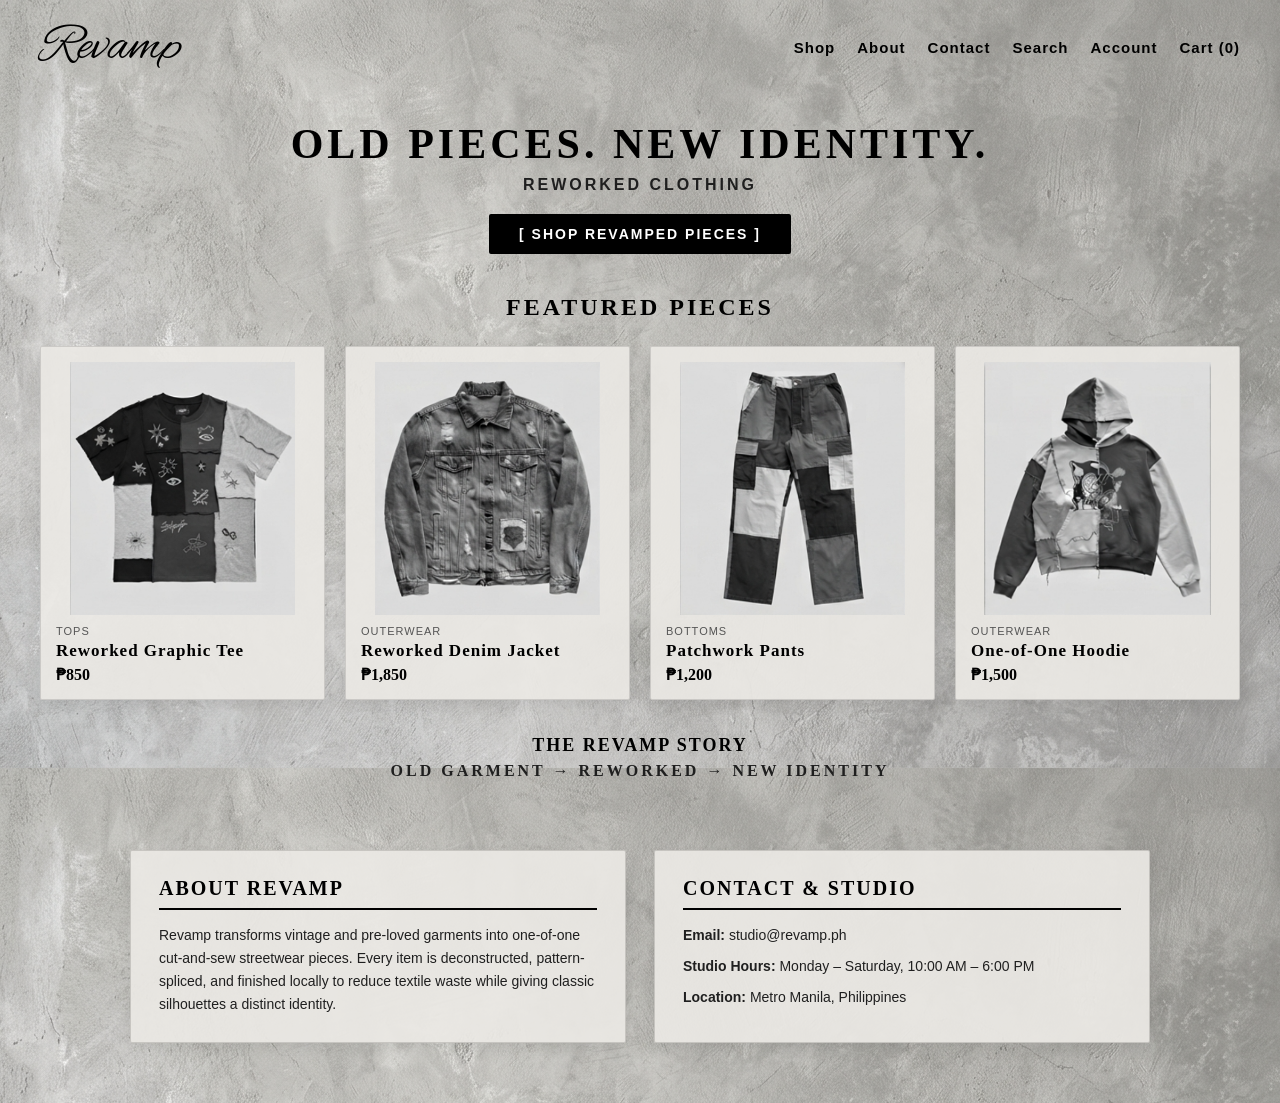
<file: Castro_AaronRey_Revamp_FinalProjectRepository-097022ee808824f7bf28b804d3c272eba4f689d1/Revamp/website/index.html>
<!DOCTYPE html>
<html lang="en">
<head>
    <meta charset="UTF-8">
    <meta name="viewport" content="width=device-width, initial-scale=1.0">
    <title>Revamp - Reworked Clothing</title>
    <link rel="preconnect" href="https://fonts.googleapis.com">
    <link rel="preconnect" href="https://fonts.gstatic.com" crossorigin>
    <link href="https://fonts.googleapis.com/css2?family=Alex+Brush&display=swap" rel="stylesheet">
    <link rel="stylesheet" href="css/style.css?v=3">
</head>
<body>

    <header class="site-header">
        <a href="index.html" class="site-logo">Revamp</a>
        <ul class="nav-links">
            <li><a href="shop.html">Shop</a></li>
            <li><a href="index.html#about">About</a></li>
            <li><a href="index.html#contact">Contact</a></li>
            <li><a href="#" data-search-trigger>Search</a></li>
            <li><a href="account.html">Account</a></li>
            <li><a href="cart.html" id="cartNavCount">Cart (0)</a></li>
        </ul>
    </header>

    <section class="hero">
        <h1>OLD PIECES. NEW IDENTITY.</h1>
        <p>REWORKED CLOTHING</p>
        <a href="shop.html" class="shop-btn">[ SHOP REVAMPED PIECES ]</a>
    </section>

    <section class="featured-section">
        <h2 class="featured-title">FEATURED PIECES</h2>
        <div id="featuredGrid" class="products-grid"></div>

        <div class="revamp-story">
            <h3>THE REVAMP STORY</h3>
            <p>OLD GARMENT &rarr; REWORKED &rarr; NEW IDENTITY</p>
        </div>
    </section>

    <section class="info-section-grid" style="max-width: 1100px; margin: 30px auto 60px; padding: 0 40px; display: grid; grid-template-columns: repeat(auto-fit, minmax(300px, 1fr)); gap: 28px;">
        <div class="info-card" id="about" style="background: rgba(235, 233, 228, 0.92); border: 1px solid rgba(0, 0, 0, 0.14); box-shadow: 0 6px 14px rgba(0, 0, 0, 0.08); padding: 26px 28px; border-radius: 2px;">
            <h2 style="font-family: 'Times New Roman', serif; font-size: 20px; letter-spacing: 2px; text-transform: uppercase; margin-bottom: 14px; border-bottom: 2px solid #000000; padding-bottom: 8px; color: #000000;">About Revamp</h2>
            <p style="font-size: 14px; line-height: 1.65; color: #1f1f1f; margin-bottom: 0;">Revamp transforms vintage and pre-loved garments into one-of-one cut-and-sew streetwear pieces. Every item is deconstructed, pattern-spliced, and finished locally to reduce textile waste while giving classic silhouettes a distinct identity.</p>
        </div>
        <div class="info-card" id="contact" style="background: rgba(235, 233, 228, 0.92); border: 1px solid rgba(0, 0, 0, 0.14); box-shadow: 0 6px 14px rgba(0, 0, 0, 0.08); padding: 26px 28px; border-radius: 2px;">
            <h2 style="font-family: 'Times New Roman', serif; font-size: 20px; letter-spacing: 2px; text-transform: uppercase; margin-bottom: 14px; border-bottom: 2px solid #000000; padding-bottom: 8px; color: #000000;">Contact &amp; Studio</h2>
            <p style="font-size: 14px; line-height: 1.65; color: #1f1f1f; margin-bottom: 8px;"><strong>Email:</strong> studio@revamp.ph</p>
            <p style="font-size: 14px; line-height: 1.65; color: #1f1f1f; margin-bottom: 8px;"><strong>Studio Hours:</strong> Monday – Saturday, 10:00 AM – 6:00 PM</p>
            <p style="font-size: 14px; line-height: 1.65; color: #1f1f1f; margin-bottom: 0;"><strong>Location:</strong> Metro Manila, Philippines</p>
        </div>
    </section>

    <script src="js/main.js?v=3"></script>
</body>
</html>
</file>
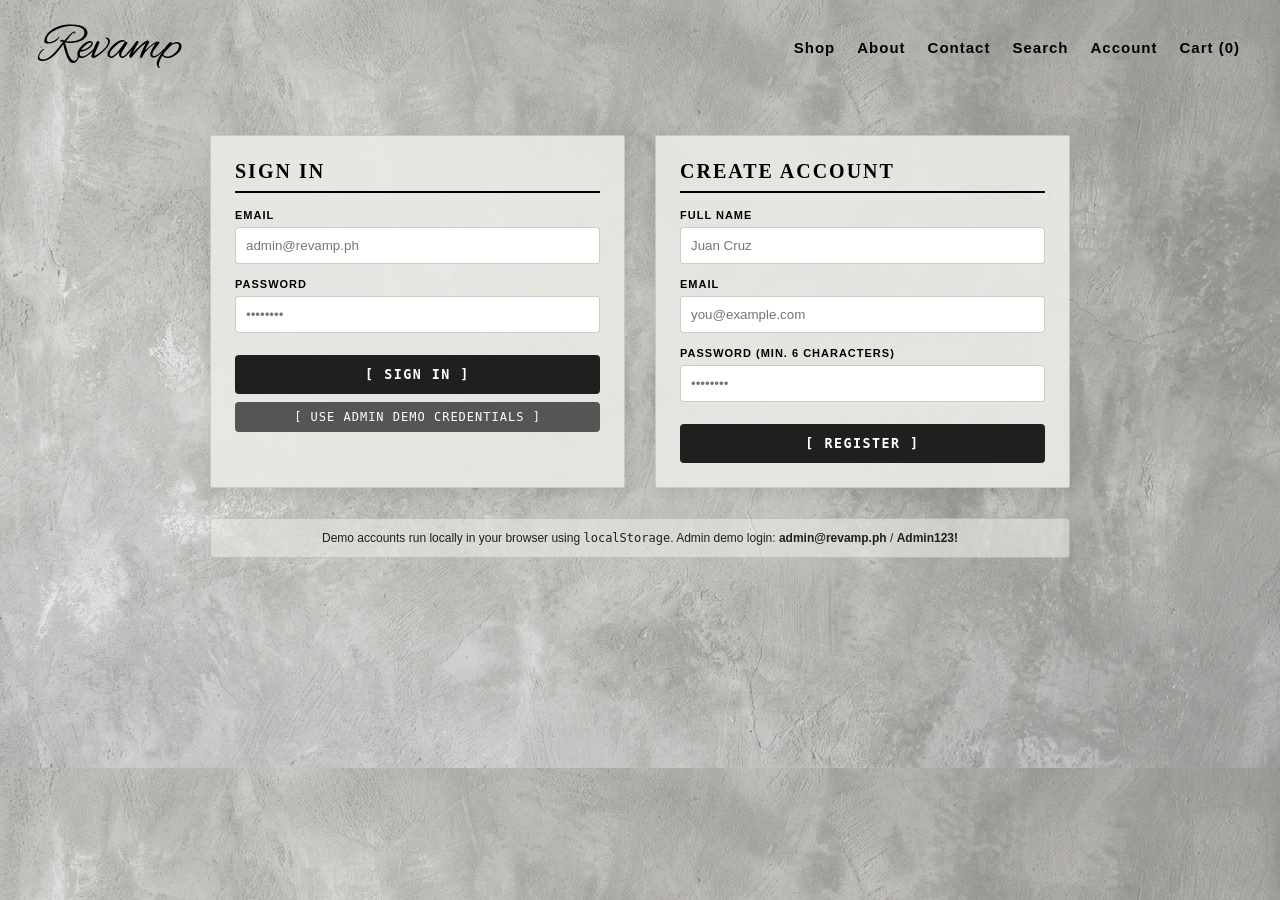
<file: Castro_AaronRey_Revamp_FinalProjectRepository-097022ee808824f7bf28b804d3c272eba4f689d1/Revamp/website/account.html>
<!DOCTYPE html>
<html lang="en">
<head>
    <meta charset="UTF-8">
    <meta name="viewport" content="width=device-width, initial-scale=1.0">
    <title>Account - Revamp</title>
    <link rel="preconnect" href="https://fonts.googleapis.com">
    <link rel="preconnect" href="https://fonts.gstatic.com" crossorigin>
    <link href="https://fonts.googleapis.com/css2?family=Alex+Brush&display=swap" rel="stylesheet">
    <link rel="stylesheet" href="css/style.css?v=3">
</head>
<body>

    <header class="site-header">
        <a href="index.html" class="site-logo">Revamp</a>
        <ul class="nav-links">
            <li><a href="shop.html">Shop</a></li>
            <li><a href="index.html#about">About</a></li>
            <li><a href="index.html#contact">Contact</a></li>
            <li><a href="#" data-search-trigger>Search</a></li>
            <li><a href="account.html">Account</a></li>
            <li><a href="cart.html" id="cartNavCount">Cart (0)</a></li>
        </ul>
    </header>

    <main id="accountMainContainer" class="auth-grid">
        <div class="auth-box">
            <h1 class="auth-title">Sign In</h1>
            <form id="loginForm">
                <div class="auth-form-group">
                    <label for="loginEmail">Email</label>
                    <input type="email" id="loginEmail" name="email" required placeholder="admin@revamp.ph">
                </div>
                <div class="auth-form-group">
                    <label for="loginPassword">Password</label>
                    <input type="password" id="loginPassword" name="password" required placeholder="••••••••">
                </div>
                <button type="submit" class="btn-action">[ SIGN IN ]</button>
                <button type="button" id="fillAdminBtn" class="btn-secondary" style="width: 100%; margin-top: 8px;">[ USE ADMIN DEMO CREDENTIALS ]</button>
            </form>
        </div>

        <div class="auth-box">
            <h2 class="auth-title">Create Account</h2>
            <form id="registerForm">
                <div class="auth-form-group">
                    <label for="regName">Full Name</label>
                    <input type="text" id="regName" name="name" required placeholder="Juan Cruz">
                </div>
                <div class="auth-form-group">
                    <label for="regEmail">Email</label>
                    <input type="email" id="regEmail" name="email" required placeholder="you@example.com">
                </div>
                <div class="auth-form-group">
                    <label for="regPassword">Password (min. 6 characters)</label>
                    <input type="password" id="regPassword" name="password" minlength="6" required placeholder="••••••••">
                </div>
                <button type="submit" class="btn-action">[ REGISTER ]</button>
            </form>
        </div>

        <div class="security-notice">
            Demo accounts run locally in your browser using <code>localStorage</code>. Admin demo login: <strong>admin@revamp.ph</strong> / <strong>Admin123!</strong>
        </div>
    </main>

    <script src="js/main.js?v=3"></script>
    <script>
        document.addEventListener('DOMContentLoaded', () => {
            const fillAdminBtn = document.getElementById('fillAdminBtn');
            if (fillAdminBtn) {
                fillAdminBtn.addEventListener('click', () => {
                    const emailInput = document.getElementById('loginEmail');
                    const passInput = document.getElementById('loginPassword');
                    if (emailInput) emailInput.value = 'admin@revamp.ph';
                    if (passInput) passInput.value = 'Admin123!';
                });
            }
        });
    </script>
</body>
</html>
</file>
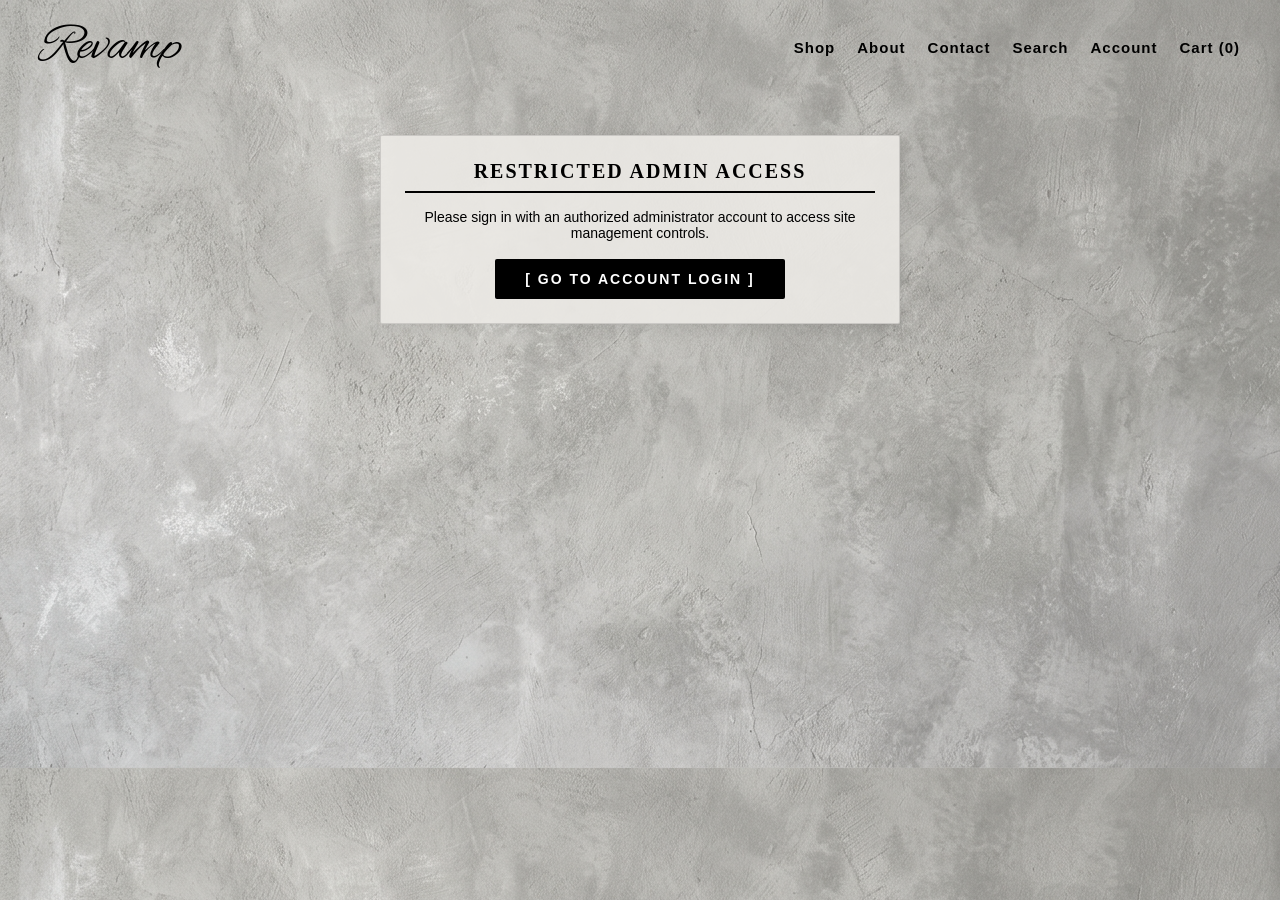
<file: Castro_AaronRey_Revamp_FinalProjectRepository-097022ee808824f7bf28b804d3c272eba4f689d1/Revamp/website/admin.html>
<!DOCTYPE html>
<html lang="en">
<head>
    <meta charset="UTF-8">
    <meta name="viewport" content="width=device-width, initial-scale=1.0">
    <title>Admin - Revamp</title>
    <link rel="preconnect" href="https://fonts.googleapis.com">
    <link rel="preconnect" href="https://fonts.gstatic.com" crossorigin>
    <link href="https://fonts.googleapis.com/css2?family=Alex+Brush&display=swap" rel="stylesheet">
    <link rel="stylesheet" href="css/style.css?v=3">
</head>
<body>

    <header class="site-header">
        <a href="index.html" class="site-logo">Revamp</a>
        <ul class="nav-links">
            <li><a href="shop.html">Shop</a></li>
            <li><a href="index.html#about">About</a></li>
            <li><a href="index.html#contact">Contact</a></li>
            <li><a href="#" data-search-trigger>Search</a></li>
            <li><a href="account.html">Account</a></li>
            <li><a href="cart.html" id="cartNavCount">Cart (0)</a></li>
        </ul>
    </header>

    <main id="adminDashboardRoot" class="admin-container"></main>

    <script src="js/main.js?v=3"></script>
</body>
</html>
</file>
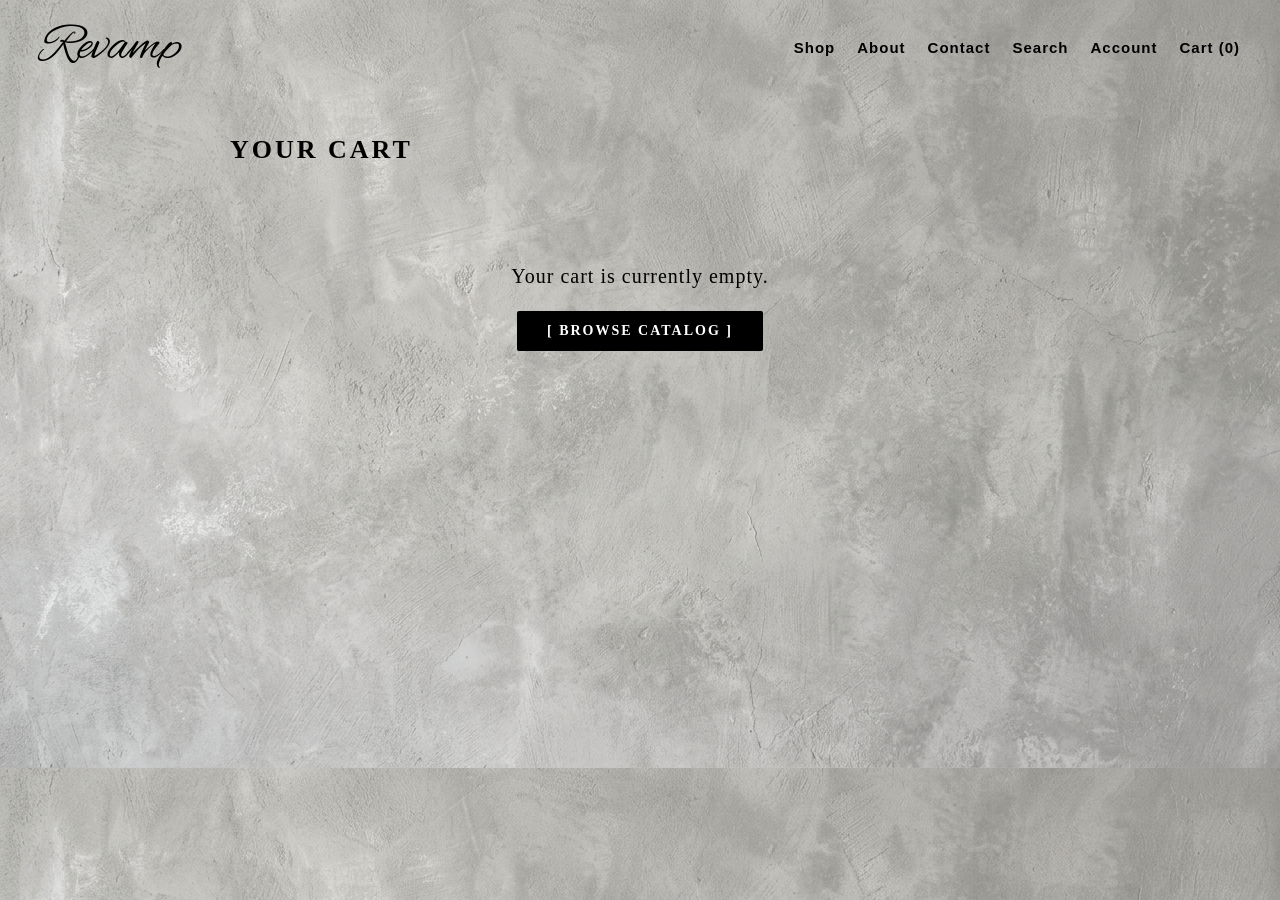
<file: Castro_AaronRey_Revamp_FinalProjectRepository-097022ee808824f7bf28b804d3c272eba4f689d1/Revamp/website/cart.html>
<!DOCTYPE html>
<html lang="en">
<head>
    <meta charset="UTF-8">
    <meta name="viewport" content="width=device-width, initial-scale=1.0">
    <title>Your Cart - Revamp</title>
    <link rel="preconnect" href="https://fonts.googleapis.com">
    <link rel="preconnect" href="https://fonts.gstatic.com" crossorigin>
    <link href="https://fonts.googleapis.com/css2?family=Alex+Brush&display=swap" rel="stylesheet">
    <link rel="stylesheet" href="css/style.css">
</head>
<body>

    <header class="site-header">
        <a href="index.html" class="site-logo">Revamp</a>
        <ul class="nav-links">
            <li><a href="shop.html">Shop</a></li>
            <li><a href="index.html#about">About</a></li>
            <li><a href="index.html#contact">Contact</a></li>
            <li><a href="#" data-search-trigger>Search</a></li>
            <li><a href="account.html">Account</a></li>
            <li><a href="cart.html" id="cartNavCount">Cart (0)</a></li>
        </ul>
    </header>

    <main class="cart-container">
        <h1 class="cart-title">YOUR CART</h1>
        
        <div id="cartItemsList" class="cart-items-list"></div>

        <div class="cart-summary" id="cartSummary">
            <div class="cart-subtotal" id="cartSubtotal">SUBTOTAL: ₱0</div>
            <button class="checkout-btn" onclick="window.location.href='shipping.html'">[ PROCEED TO SHIPPING ]</button>
        </div>
    </main>

    <script src="js/main.js"></script>
</body>
</html>
</file>
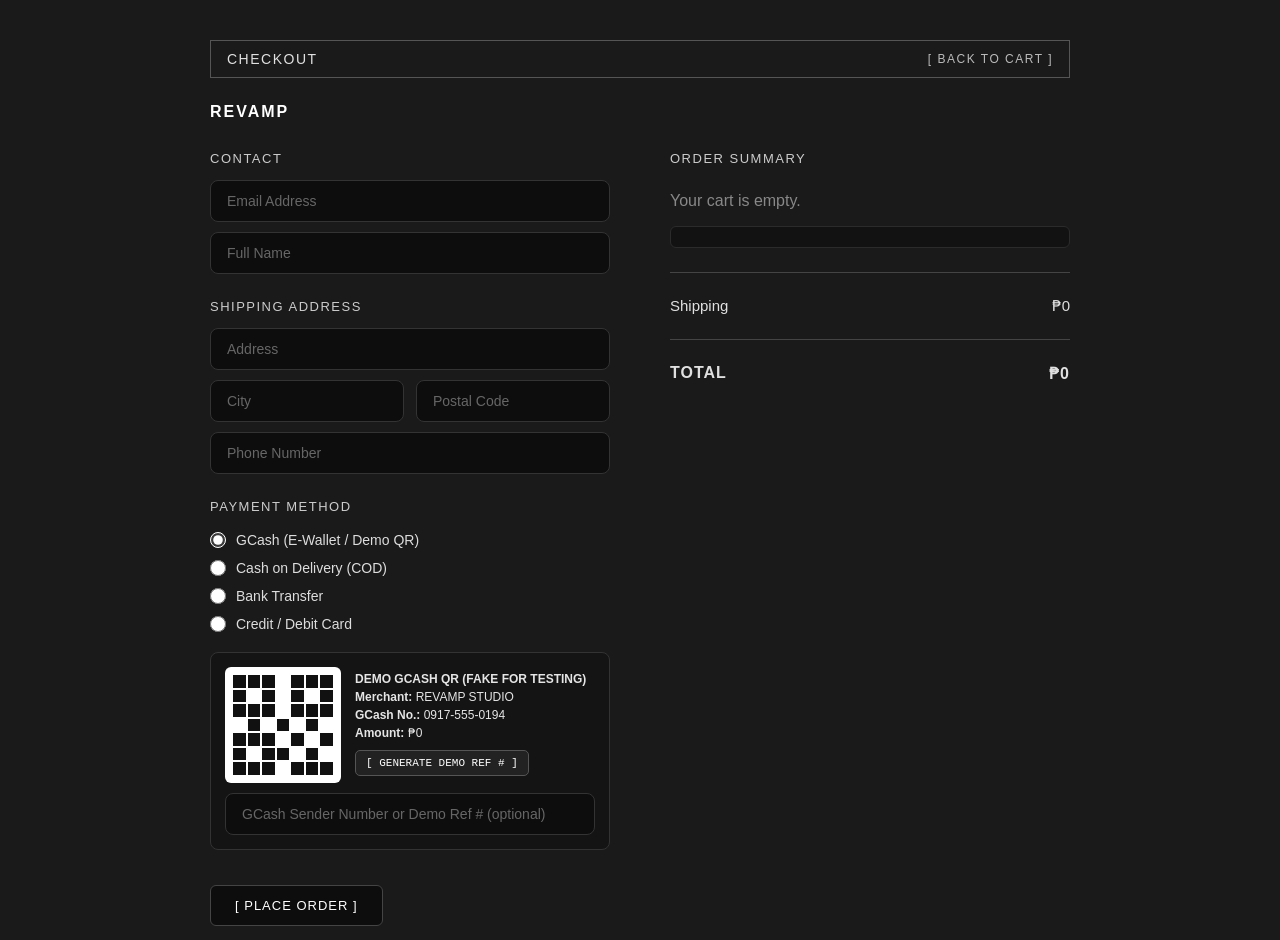
<file: Castro_AaronRey_Revamp_FinalProjectRepository-097022ee808824f7bf28b804d3c272eba4f689d1/Revamp/website/checkout.html>
<!DOCTYPE html>
<html lang="en">
<head>
    <meta charset="UTF-8">
    <meta name="viewport" content="width=device-width, initial-scale=1.0">
    <title>Checkout - Revamp</title>
    <link rel="preconnect" href="https://fonts.googleapis.com">
    <link rel="preconnect" href="https://fonts.gstatic.com" crossorigin>
    <link href="https://fonts.googleapis.com/css2?family=Alex+Brush&display=swap" rel="stylesheet">
    <link rel="stylesheet" href="css/style.css?v=3">
    <style>
        .gcash-qr-card {
            margin-top: 10px;
            padding: 14px;
            background: #141414;
            border: 1px solid #333;
            border-radius: 8px;
            color: #e5e5e5;
        }
        .gcash-qr-layout {
            display: flex;
            gap: 14px;
            align-items: center;
            flex-wrap: wrap;
        }
        .gcash-qr-box {
            width: 116px;
            height: 116px;
            background: #ffffff;
            padding: 8px;
            border-radius: 6px;
            display: grid;
            grid-template-columns: repeat(7, 1fr);
            grid-template-rows: repeat(7, 1fr);
            gap: 2px;
            flex-shrink: 0;
        }
        .gcash-qr-cell {
            background: #ffffff;
        }
        .gcash-qr-cell.on {
            background: #111111;
        }
        .gcash-qr-meta {
            flex: 1;
            min-width: 180px;
            font-size: 12px;
            line-height: 1.5;
        }
        .gcash-demo-btn {
            margin-top: 8px;
            background: #222;
            color: #fff;
            border: 1px solid #555;
            padding: 6px 10px;
            border-radius: 5px;
            font-size: 11px;
            font-family: monospace;
            cursor: pointer;
        }
        .gcash-demo-btn:hover {
            background: #333;
        }
    </style>
</head>
<body class="checkout-body">

    <div class="checkout-wrapper">
        <div class="checkout-top-header">
            <span>CHECKOUT</span>
            <a href="cart.html">[ BACK TO CART ]</a>
        </div>

        <div class="checkout-brand">REVAMP</div>

        <div class="checkout-grid">
            <form id="checkoutForm" class="checkout-form-col">
                <div class="form-group">
                    <div class="form-section-title">CONTACT</div>
                    <input type="email" class="dark-input" placeholder="Email Address" required>
                    <input type="text" class="dark-input" placeholder="Full Name" required>
                </div>

                <div class="form-group">
                    <div class="form-section-title">SHIPPING ADDRESS</div>
                    <input type="text" class="dark-input" placeholder="Address" required>
                    <div class="input-row">
                        <input type="text" class="dark-input" placeholder="City" required>
                        <input type="text" class="dark-input" placeholder="Postal Code" required>
                    </div>
                    <input type="tel" class="dark-input" placeholder="Phone Number" required>
                </div>

                <div class="form-group">
                    <div class="form-section-title">PAYMENT METHOD</div>
                    <div class="payment-options">
                        <label class="radio-label">
                            <input type="radio" name="payment" value="GCash" checked>
                            <span>GCash (E-Wallet / Demo QR)</span>
                        </label>
                        <label class="radio-label">
                            <input type="radio" name="payment" value="Cash on Delivery">
                            <span>Cash on Delivery (COD)</span>
                        </label>
                        <label class="radio-label">
                            <input type="radio" name="payment" value="Bank Transfer">
                            <span>Bank Transfer</span>
                        </label>
                        <label class="radio-label">
                            <input type="radio" name="payment" value="Card">
                            <span>Credit / Debit Card</span>
                        </label>
                    </div>

                    <div id="gcashDetailsBox" class="gcash-qr-card">
                        <div class="gcash-qr-layout">
                            <div id="demoGcashQr" class="gcash-qr-box" aria-label="Demo GCash QR Code"></div>
                            <div class="gcash-qr-meta">
                                <div><strong>DEMO GCASH QR (FAKE FOR TESTING)</strong></div>
                                <div><strong>Merchant:</strong> REVAMP STUDIO</div>
                                <div><strong>GCash No.:</strong> 0917-555-0194</div>
                                <div><strong>Amount:</strong> <span id="gcashQrAmount">₱0</span></div>
                                <button type="button" id="simulateGcashPaidBtn" class="gcash-demo-btn">[ GENERATE DEMO REF # ]</button>
                                <div id="gcashDemoStatus" style="margin-top: 4px; color: #9be7a5;"></div>
                            </div>
                        </div>
                        <input type="text" id="gcashRefInput" class="dark-input" placeholder="GCash Sender Number or Demo Ref # (optional)" style="margin-top: 10px;">
                    </div>
                </div>

                <button type="submit" class="place-order-btn">[ PLACE ORDER ]</button>
            </form>

            <div class="checkout-summary-col">
                <div class="summary-title">ORDER SUMMARY</div>
                <div id="checkoutSummaryList" class="summary-items"></div>

                <div id="checkoutShippingMethod" class="summary-note"></div>
                <div id="checkoutShippingNote" class="summary-note" style="display: none;"></div>

                <hr class="summary-divider">

                <div class="summary-row">
                    <span>Shipping</span>
                    <span id="checkoutShipping">₱0</span>
                </div>

                <hr class="summary-divider">

                <div class="summary-row total-row">
                    <span>TOTAL</span>
                    <span id="checkoutTotal">₱0</span>
                </div>
            </div>
        </div>
    </div>

    <script src="js/main.js?v=3"></script>
    <script>
        document.addEventListener('DOMContentLoaded', () => {
            const qrContainer = document.getElementById('demoGcashQr');
            const pattern = [
                '1110111',
                '1010101',
                '1110111',
                '0101010',
                '1110101',
                '1011010',
                '1110111'
            ];
            if (qrContainer) {
                qrContainer.innerHTML = pattern.flatMap(row =>
                    row.split('').map(cell =>
                        `<span class="gcash-qr-cell ${cell === '1' ? 'on' : ''}"></span>`
                    )
                ).join('');
            }

            const syncQrAmount = () => {
                const totalText = document.getElementById('checkoutTotal');
                const qrAmount = document.getElementById('gcashQrAmount');
                if (totalText && qrAmount) {
                    qrAmount.textContent = totalText.textContent || '₱0';
                }
            };
            setTimeout(syncQrAmount, 50);

            const paymentRadios = document.querySelectorAll('input[name="payment"]');
            const gcashBox = document.getElementById('gcashDetailsBox');
            const toggleGcashBox = () => {
                const selected = document.querySelector('input[name="payment"]:checked');
                if (gcashBox) {
                    gcashBox.style.display = selected && selected.value === 'GCash' ? 'block' : 'none';
                }
                syncQrAmount();
            };
            paymentRadios.forEach(r => r.addEventListener('change', toggleGcashBox));
            toggleGcashBox();

            const genRefBtn = document.getElementById('simulateGcashPaidBtn');
            const refInput = document.getElementById('gcashRefInput');
            const statusEl = document.getElementById('gcashDemoStatus');
            if (genRefBtn && refInput) {
                genRefBtn.addEventListener('click', () => {
                    const fakeRef = 'GCASH-DEMO-' + Math.floor(100000 + Math.random() * 900000);
                    refInput.value = fakeRef;
                    if (statusEl) {
                        statusEl.textContent = `Demo reference ${fakeRef} filled.`;
                    }
                });
            }
        });
    </script>
</body>
</html>
</file>
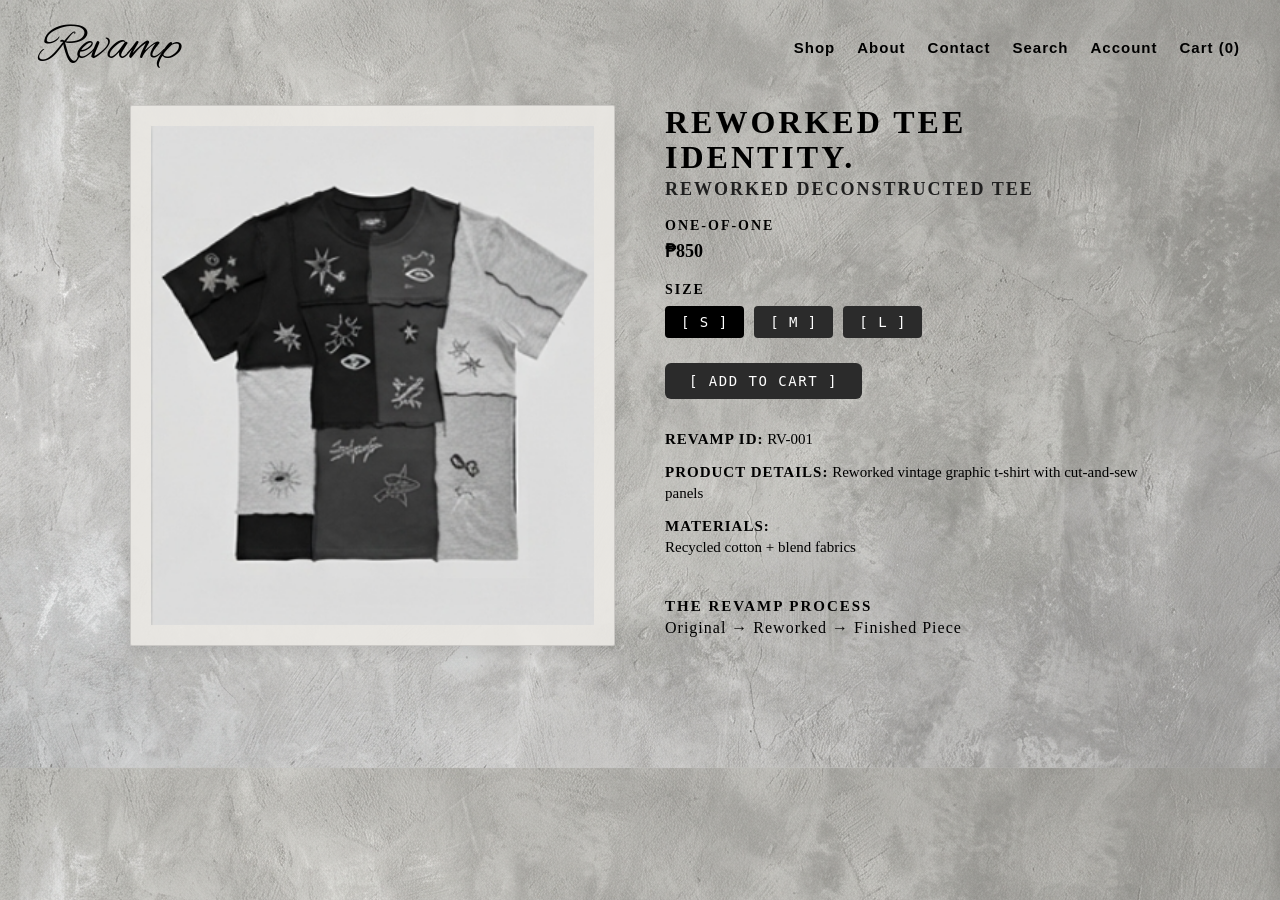
<file: Castro_AaronRey_Revamp_FinalProjectRepository-097022ee808824f7bf28b804d3c272eba4f689d1/Revamp/website/product.html>
<!DOCTYPE html>
<html lang="en">
<head>
    <meta charset="UTF-8">
    <meta name="viewport" content="width=device-width, initial-scale=1.0">
    <title>Product Details - Revamp</title>
    <link rel="preconnect" href="https://fonts.googleapis.com">
    <link rel="preconnect" href="https://fonts.gstatic.com" crossorigin>
    <link href="https://fonts.googleapis.com/css2?family=Alex+Brush&display=swap" rel="stylesheet">
    <link rel="stylesheet" href="css/style.css">
</head>
<body>

    <header class="site-header">
        <a href="index.html" class="site-logo">Revamp</a>
        <ul class="nav-links">
            <li><a href="shop.html">Shop</a></li>
            <li><a href="index.html#about">About</a></li>
            <li><a href="index.html#contact">Contact</a></li>
            <li><a href="#" data-search-trigger>Search</a></li>
            <li><a href="account.html">Account</a></li>
            <li><a href="cart.html" id="cartNavCount">Cart (0)</a></li>
        </ul>
    </header>

    <main class="product-detail-container" id="productDetailContainer">
    </main>

    <script src="js/main.js"></script>
</body>
</html>
</file>
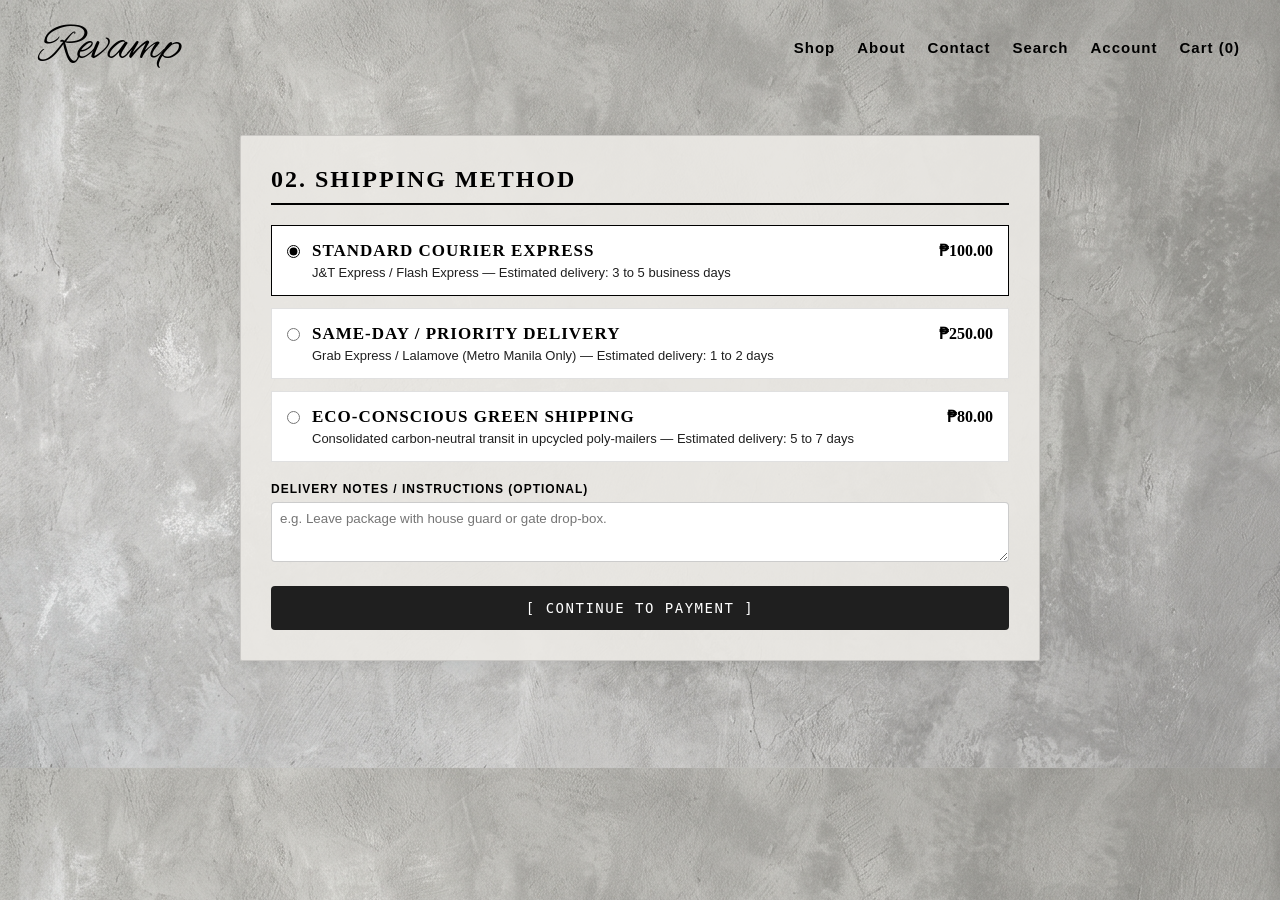
<file: Castro_AaronRey_Revamp_FinalProjectRepository-097022ee808824f7bf28b804d3c272eba4f689d1/Revamp/website/shipping.html>
<!DOCTYPE html>
<html lang="en">
<head>
  <meta charset="UTF-8">
  <meta name="viewport" content="width=device-width, initial-scale=1.0">
  <title>Shipping Method - Revamp</title>
  <link rel="preconnect" href="https://fonts.googleapis.com">
  <link rel="preconnect" href="https://fonts.gstatic.com" crossorigin>
  <link href="https://fonts.googleapis.com/css2?family=Alex+Brush&display=swap" rel="stylesheet">
  <link rel="stylesheet" href="css/style.css">
</head>
<body>

    <header class="site-header">
        <a href="index.html" class="site-logo">Revamp</a>
        <ul class="nav-links">
            <li><a href="shop.html">Shop</a></li>
            <li><a href="index.html#about">About</a></li>
            <li><a href="index.html#contact">Contact</a></li>
            <li><a href="#" data-search-trigger>Search</a></li>
            <li><a href="account.html">Account</a></li>
            <li><a href="cart.html" id="cartNavCount">Cart (0)</a></li>
        </ul>
    </header>

  <main class="shipping-container">
    <h1 class="shipping-page-title">02. Shipping Method</h1>
    
    <form id="shippingForm">
      <label class="shipping-option active">
        <input type="radio" name="shipping" value="standard" checked>
        <div class="shipping-details">
          <div class="shipping-title">Standard Courier Express</div>
          <div class="shipping-desc">J&T Express / Flash Express — Estimated delivery: 3 to 5 business days</div>
        </div>
        <div class="shipping-price">₱100.00</div>
      </label>

      <label class="shipping-option">
        <input type="radio" name="shipping" value="express">
        <div class="shipping-details">
          <div class="shipping-title">Same-Day / Priority Delivery</div>
          <div class="shipping-desc">Grab Express / Lalamove (Metro Manila Only) — Estimated delivery: 1 to 2 days</div>
        </div>
        <div class="shipping-price">₱250.00</div>
      </label>

      <label class="shipping-option">
        <input type="radio" name="shipping" value="eco">
        <div class="shipping-details">
          <div class="shipping-title">Eco-Conscious Green Shipping</div>
          <div class="shipping-desc">Consolidated carbon-neutral transit in upcycled poly-mailers — Estimated delivery: 5 to 7 days</div>
        </div>
        <div class="shipping-price">₱80.00</div>
      </label>

      <div class="shipping-notes-wrap">
        <label class="shipping-notes-label">Delivery Notes / Instructions (Optional)</label>
        <textarea id="shippingNotes" class="shipping-notes-textarea" placeholder="e.g. Leave package with house guard or gate drop-box."></textarea>
      </div>

      <button type="submit" class="btn-submit">[ CONTINUE TO PAYMENT ]</button>
    </form>
  </main>

  <script src="js/main.js"></script>
</body>
</html>
</file>
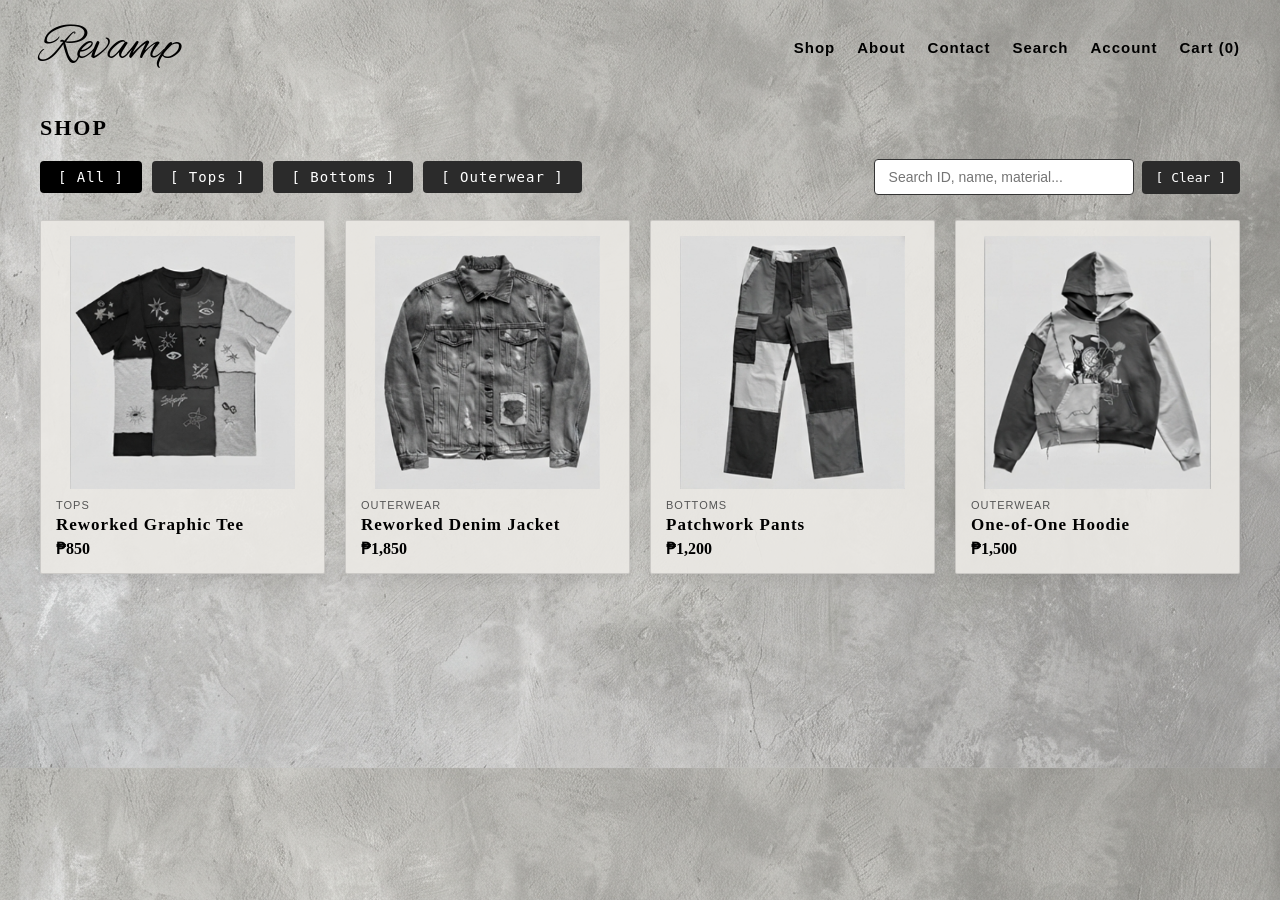
<file: Castro_AaronRey_Revamp_FinalProjectRepository-097022ee808824f7bf28b804d3c272eba4f689d1/Revamp/website/shop.html>
<!DOCTYPE html>
<html lang="en">
<head>
    <meta charset="UTF-8">
    <meta name="viewport" content="width=device-width, initial-scale=1.0">
    <title>Shop - Revamp</title>
    <link rel="preconnect" href="https://fonts.googleapis.com">
    <link rel="preconnect" href="https://fonts.gstatic.com" crossorigin>
    <link href="https://fonts.googleapis.com/css2?family=Alex+Brush&display=swap" rel="stylesheet">
    <link rel="stylesheet" href="css/style.css?v=2">
</head>
<body>

    <header class="site-header">
        <a href="index.html" class="site-logo">Revamp</a>
        <ul class="nav-links">
            <li><a href="shop.html">Shop</a></li>
            <li><a href="index.html#about">About</a></li>
            <li><a href="index.html#contact">Contact</a></li>
            <li><a href="#" data-search-trigger>Search</a></li>
            <li><a href="account.html">Account</a></li>
            <li><a href="cart.html" id="cartNavCount">Cart (0)</a></li>
        </ul>
    </header>

    <main class="shop-container">
        <h1 class="shop-title">SHOP</h1>

        <div class="shop-controls-row" style="display:flex; justify-content:space-between; align-items:center; flex-wrap:wrap; gap:12px; margin-bottom:25px;">
            <div class="category-filters" style="margin-bottom:0;">
                <button class="filter-btn active" data-category="All">[ All ]</button>
                <button class="filter-btn" data-category="Tops">[ Tops ]</button>
                <button class="filter-btn" data-category="Bottoms">[ Bottoms ]</button>
                <button class="filter-btn" data-category="Outerwear">[ Outerwear ]</button>
            </div>

            <div style="display:flex; gap:8px; align-items:center;">
                <input
                    type="text"
                    id="shopSearchInput"
                    placeholder="Search ID, name, material..."
                    style="background:#ffffff; color:#000000; border:1px solid #333333; border-radius:4px; padding:9px 14px; font-family:'Inter',sans-serif; font-size:14px; width:260px;"
                >
                <button
                    type="button"
                    id="clearSearchBtn"
                    style="background:#2b2b2b; color:#ffffff; border:none; padding:9px 14px; font-family:monospace; font-size:13px; border-radius:4px; cursor:pointer;"
                >[ Clear ]</button>
            </div>
        </div>

        <div id="shopGrid" class="products-grid"></div>
    </main>

    <script src="js/main.js?v=2"></script>
</body>
</html>
</file>
<file: Castro_AaronRey_Revamp_FinalProjectRepository-097022ee808824f7bf28b804d3c272eba4f689d1/Revamp/website/css/style.css>
:root {
    --color-black: #000000;
    --color-dark-gray: #1f1f1f;
    --color-bg-textured: #dedcd8;
    --color-card-bg: rgba(235, 233, 228, 0.92);
    --color-white: #ffffff;
    --font-logo: 'Alex Brush', cursive;
    --font-heading: 'Times New Roman', serif;
    --font-body: 'Inter', sans-serif;
}

* {
    box-sizing: border-box;
    margin: 0;
    padding: 0;
}

body {
    background-color: var(--color-bg-textured);
    background-image: linear-gradient(rgba(240, 238, 234, 0.45), rgba(240, 238, 234, 0.45)), url('../images/bg-texture.jpg');
    background-repeat: repeat;
    background-position: center top;
    color: var(--color-black);
    font-family: var(--font-body);
    min-height: 100vh;
}

.site-header {
    display: flex;
    justify-content: space-between;
    align-items: center;
    padding: 15px 40px;
    flex-wrap: wrap;
    gap: 15px;
}

.site-logo {
    font-family: var(--font-logo);
    font-size: 52px;
    text-decoration: none;
    color: var(--color-black);
    font-weight: normal;
}

.nav-links {
    display: flex;
    gap: 22px;
    list-style: none;
    align-items: center;
    flex-wrap: wrap;
}

.nav-links a {
    text-decoration: none;
    color: var(--color-black);
    font-size: 15px;
    font-weight: 600;
    letter-spacing: 1px;
    transition: opacity 0.2s;
}

.nav-links a:hover {
    opacity: 0.65;
}

.search-bar-drawer {
    display: none;
    background: var(--color-card-bg);
    border-top: 1px solid rgba(0, 0, 0, 0.12);
    border-bottom: 1px solid rgba(0, 0, 0, 0.12);
    padding: 15px 40px;
}

.search-bar-drawer.open {
    display: block;
}

.search-bar-inner {
    max-width: 900px;
    margin: 0 auto;
    display: flex;
    gap: 10px;
}

.search-bar-inner input {
    flex: 1;
    padding: 10px 14px;
    border: 1px solid rgba(0, 0, 0, 0.25);
    background: var(--color-white);
    font-family: var(--font-body);
    font-size: 14px;
    border-radius: 4px;
}

.search-bar-inner button {
    background: var(--color-dark-gray);
    color: var(--color-white);
    border: none;
    padding: 10px 20px;
    font-family: monospace;
    letter-spacing: 1px;
    cursor: pointer;
    border-radius: 4px;
}

.hero {
    text-align: center;
    padding: 25px 20px 20px;
}

.hero h1 {
    font-family: var(--font-heading);
    font-size: 42px;
    font-weight: 700;
    letter-spacing: 4px;
    text-transform: uppercase;
    margin-bottom: 8px;
    color: var(--color-black);
}

.hero p {
    font-size: 16px;
    font-weight: 700;
    letter-spacing: 3px;
    color: var(--color-dark-gray);
    margin-bottom: 20px;
    text-transform: uppercase;
}

.shop-btn {
    display: inline-block;
    padding: 12px 30px;
    background-color: var(--color-black);
    color: var(--color-white);
    text-decoration: none;
    font-size: 14px;
    font-weight: 600;
    letter-spacing: 2px;
    border-radius: 2px;
}

.featured-section {
    padding: 20px 40px 40px;
    text-align: center;
}

.featured-title {
    font-family: var(--font-heading);
    font-size: 24px;
    font-weight: 700;
    letter-spacing: 3px;
    margin-bottom: 25px;
    text-transform: uppercase;
    color: var(--color-black);
}

.shop-container {
    padding: 20px 40px 60px;
    max-width: 1280px;
    margin: 0 auto;
}

.shop-title {
    font-family: var(--font-heading);
    font-size: 22px;
    font-weight: 700;
    letter-spacing: 2px;
    text-transform: uppercase;
    margin-bottom: 18px;
}

.shop-controls-row {
    display: flex;
    justify-content: space-between;
    align-items: center;
    flex-wrap: wrap;
    gap: 12px;
    margin-bottom: 25px;
}

.shop-search-wrap {
    display: flex;
    gap: 8px;
    align-items: center;
}

.shop-search-input {
    background-color: var(--color-white);
    color: var(--color-black);
    border: 1px solid rgba(0, 0, 0, 0.25);
    border-radius: 4px;
    padding: 8px 14px;
    font-family: var(--font-body);
    font-size: 14px;
    width: 260px;
}

.shop-search-input:focus {
    outline: none;
    border-color: var(--color-black);
}

.clear-search-btn {
    background-color: #2b2b2b;
    color: var(--color-white);
    border: none;
    padding: 8px 14px;
    font-family: monospace;
    font-size: 13px;
    border-radius: 4px;
    cursor: pointer;
}

.clear-search-btn:hover {
    background-color: var(--color-black);
}

.category-filters {
    display: flex;
    gap: 10px;
    flex-wrap: wrap;
}

.filter-btn {
    background-color: #2b2b2b;
    color: var(--color-white);
    border: none;
    padding: 8px 18px;
    font-size: 14px;
    font-family: monospace;
    letter-spacing: 1px;
    cursor: pointer;
    border-radius: 4px;
    transition: background-color 0.2s ease;
}

.filter-btn:hover,
.filter-btn.active {
    background-color: var(--color-black);
}

.products-grid {
    display: grid;
    grid-template-columns: repeat(4, 1fr);
    gap: 20px;
    max-width: 1200px;
    margin: 0 auto;
}

@media (max-width: 960px) {
    .products-grid {
        grid-template-columns: repeat(2, 1fr);
    }
}

@media (max-width: 560px) {
    .products-grid {
        grid-template-columns: 1fr;
    }
}

.product-card {
    background-color: var(--color-card-bg);
    border: 1px solid rgba(0, 0, 0, 0.12);
    box-shadow: 0px 6px 14px rgba(0, 0, 0, 0.08);
    border-radius: 2px;
    padding: 15px;
    text-align: left;
    transition: transform 0.2s ease, box-shadow 0.2s ease;
    cursor: pointer;
}

.product-card:hover {
    transform: translateY(-3px);
    box-shadow: 0px 10px 20px rgba(0, 0, 0, 0.14);
}

.product-image-wrap {
    width: 100%;
    aspect-ratio: 1 / 1;
    display: flex;
    align-items: center;
    justify-content: center;
    overflow: hidden;
}

.product-card img {
    max-width: 100%;
    max-height: 100%;
    object-fit: contain;
}

.card-category {
    font-size: 11px;
    text-transform: uppercase;
    letter-spacing: 1px;
    color: #555;
    margin-top: 10px;
}

.card-title {
    font-family: var(--font-heading);
    font-size: 17px;
    font-weight: 600;
    letter-spacing: 1px;
    margin-top: 4px;
    margin-bottom: 4px;
    color: var(--color-black);
}

.card-price {
    font-family: var(--font-heading);
    font-size: 16px;
    font-weight: 700;
    color: var(--color-black);
}

.product-detail-container {
    max-width: 1100px;
    margin: 10px auto 60px;
    padding: 0 40px;
}

.pdp-wrapper {
    display: grid;
    grid-template-columns: 1fr 1fr;
    gap: 50px;
    align-items: start;
}

@media (max-width: 768px) {
    .pdp-wrapper {
        grid-template-columns: 1fr;
    }
}

.pdp-image-card {
    background-color: var(--color-card-bg);
    border: 1px solid rgba(0, 0, 0, 0.12);
    box-shadow: 0px 6px 14px rgba(0, 0, 0, 0.08);
    border-radius: 2px;
    padding: 20px;
    display: flex;
    justify-content: center;
    align-items: center;
}

.pdp-image-card img {
    width: 100%;
    height: auto;
    object-fit: contain;
}

.pdp-info-column {
    display: flex;
    flex-direction: column;
    align-items: flex-start;
}

.pdp-hero-heading {
    font-family: var(--font-heading);
    font-size: 32px;
    font-weight: 700;
    letter-spacing: 3px;
    text-transform: uppercase;
    color: var(--color-black);
    line-height: 1.1;
    margin-bottom: 4px;
}

.pdp-subtitle {
    font-family: var(--font-heading);
    font-size: 18px;
    font-weight: 600;
    letter-spacing: 2px;
    text-transform: uppercase;
    color: var(--color-dark-gray);
    margin-bottom: 18px;
}

.pdp-tag {
    font-family: var(--font-heading);
    font-size: 14px;
    font-weight: 700;
    letter-spacing: 2px;
    text-transform: uppercase;
    margin-bottom: 6px;
}

.pdp-price {
    font-family: var(--font-heading);
    font-size: 18px;
    font-weight: 700;
    margin-bottom: 20px;
}

.pdp-section-label {
    font-family: var(--font-heading);
    font-size: 14px;
    font-weight: 700;
    letter-spacing: 2px;
    text-transform: uppercase;
    margin-bottom: 8px;
}

.pdp-size-options {
    display: flex;
    gap: 10px;
    margin-bottom: 25px;
}

.pdp-size-btn {
    background-color: #2b2b2b;
    color: var(--color-white);
    border: none;
    padding: 8px 16px;
    font-family: monospace;
    font-size: 14px;
    letter-spacing: 1px;
    border-radius: 4px;
    cursor: pointer;
    transition: background-color 0.2s ease;
}

.pdp-size-btn:hover,
.pdp-size-btn.active {
    background-color: var(--color-black);
}

.pdp-add-btn {
    background-color: #2b2b2b;
    color: var(--color-white);
    border: none;
    padding: 10px 24px;
    font-family: monospace;
    font-size: 14px;
    letter-spacing: 1.5px;
    border-radius: 6px;
    cursor: pointer;
    margin-bottom: 30px;
    transition: background-color 0.2s ease;
}

.pdp-add-btn:hover {
    background-color: var(--color-black);
}

.pdp-meta-group {
    display: flex;
    flex-direction: column;
    gap: 12px;
    margin-bottom: 30px;
}

.pdp-meta-item {
    font-family: var(--font-heading);
    font-size: 15px;
    line-height: 1.4;
    color: var(--color-black);
}

.pdp-meta-item strong {
    font-weight: 700;
    letter-spacing: 1px;
    text-transform: uppercase;
}

.pdp-process-box {
    margin-top: 10px;
}

.pdp-process-title {
    font-family: var(--font-heading);
    font-size: 15px;
    font-weight: 700;
    letter-spacing: 2px;
    text-transform: uppercase;
    margin-bottom: 4px;
}

.pdp-process-flow {
    font-family: var(--font-heading);
    font-size: 16px;
    letter-spacing: 1px;
    color: var(--color-black);
}

.revamp-story {
    margin-top: 35px;
    text-align: center;
}

.revamp-story h3 {
    font-family: var(--font-heading);
    font-size: 18px;
    font-weight: 700;
    letter-spacing: 2px;
    margin-bottom: 6px;
    text-transform: uppercase;
    color: var(--color-black);
}

.revamp-story p {
    font-family: var(--font-heading);
    font-size: 16px;
    font-weight: 600;
    letter-spacing: 3px;
    text-transform: uppercase;
    color: var(--color-dark-gray);
}

.info-section-grid {
    max-width: 1100px;
    margin: 40px auto 60px;
    padding: 0 40px;
    display: grid;
    grid-template-columns: 1fr 1fr;
    gap: 30px;
}

@media (max-width: 768px) {
    .info-section-grid {
        grid-template-columns: 1fr;
    }
}

.info-card {
    background: var(--color-card-bg);
    border: 1px solid rgba(0, 0, 0, 0.12);
    box-shadow: 0px 6px 14px rgba(0, 0, 0, 0.08);
    padding: 28px;
    border-radius: 2px;
}

.info-card h2 {
    font-family: var(--font-heading);
    font-size: 20px;
    letter-spacing: 2px;
    text-transform: uppercase;
    margin-bottom: 14px;
    border-bottom: 2px solid var(--color-black);
    padding-bottom: 8px;
}

.info-card p {
    font-size: 14px;
    line-height: 1.65;
    color: var(--color-dark-gray);
    margin-bottom: 10px;
}

.cart-container {
    max-width: 900px;
    margin: 40px auto 80px;
    padding: 0 40px;
}

.cart-title {
    font-family: var(--font-heading);
    font-size: 26px;
    font-weight: 700;
    letter-spacing: 3px;
    text-transform: uppercase;
    margin-bottom: 40px;
}

.cart-items-list {
    display: flex;
    flex-direction: column;
    gap: 30px;
    margin-bottom: 50px;
}

.cart-item {
    display: grid;
    grid-template-columns: 140px 1fr auto;
    gap: 30px;
    align-items: center;
}

.cart-item-image {
    width: 140px;
    height: 140px;
    display: flex;
    align-items: center;
    justify-content: center;
}

.cart-item-image img {
    max-width: 100%;
    max-height: 100%;
    object-fit: contain;
}

.cart-item-info {
    display: flex;
    flex-direction: column;
    gap: 6px;
}

.cart-item-title {
    font-family: var(--font-heading);
    font-size: 22px;
    font-weight: 500;
    color: var(--color-black);
}

.cart-item-size {
    font-family: var(--font-heading);
    font-size: 18px;
    color: var(--color-black);
}

.cart-item-actions {
    display: flex;
    flex-direction: column;
    align-items: flex-end;
    gap: 12px;
}

.cart-item-price {
    font-family: var(--font-heading);
    font-size: 20px;
    font-weight: 600;
}

.cart-quantity-controls {
    display: flex;
    align-items: center;
    gap: 12px;
}

.qty-btn {
    background-color: #2b2b2b;
    color: var(--color-white);
    border: none;
    padding: 6px 14px;
    font-family: monospace;
    font-size: 16px;
    border-radius: 6px;
    cursor: pointer;
    transition: background-color 0.2s ease;
}

.qty-btn:hover {
    background-color: var(--color-black);
}

.qty-display {
    font-family: var(--font-heading);
    font-size: 18px;
    font-weight: 600;
    min-width: 20px;
    text-align: center;
}

.cart-summary {
    display: flex;
    flex-direction: column;
    align-items: center;
    gap: 20px;
    margin-top: 40px;
}

.cart-subtotal {
    font-family: var(--font-heading);
    font-size: 24px;
    font-weight: 600;
    letter-spacing: 2px;
    text-transform: uppercase;
}

.checkout-btn {
    background-color: #2b2b2b;
    color: var(--color-white);
    border: none;
    padding: 12px 28px;
    font-family: monospace;
    font-size: 15px;
    letter-spacing: 2px;
    border-radius: 6px;
    cursor: pointer;
    transition: background-color 0.2s ease;
}

.checkout-btn:hover {
    background-color: var(--color-black);
}

.empty-cart-msg {
    font-family: var(--font-heading);
    font-size: 20px;
    text-align: center;
    padding: 60px 0;
    letter-spacing: 1px;
}

.checkout-body {
    background-color: #1a1a1a;
    background-image: none;
    color: #ffffff;
    font-family: 'Inter', sans-serif;
    min-height: 100vh;
}

.checkout-wrapper {
    max-width: 900px;
    margin: 40px auto;
    padding: 0 20px;
}

.checkout-top-header {
    border: 1px solid #555;
    padding: 10px 16px;
    font-size: 14px;
    letter-spacing: 1.5px;
    margin-bottom: 25px;
    color: #e0e0e0;
    display: flex;
    justify-content: space-between;
    align-items: center;
}

.checkout-top-header a {
    color: #bbb;
    text-decoration: none;
    font-size: 12px;
}

.checkout-brand {
    font-size: 16px;
    letter-spacing: 2px;
    font-weight: 600;
    margin-bottom: 30px;
}

.checkout-grid {
    display: grid;
    grid-template-columns: 1fr 1fr;
    gap: 60px;
}

@media (max-width: 768px) {
    .checkout-grid {
        grid-template-columns: 1fr;
    }
}

.checkout-form-col {
    display: flex;
    flex-direction: column;
    gap: 25px;
}

.form-group {
    display: flex;
    flex-direction: column;
    gap: 10px;
}

.form-section-title {
    font-size: 13px;
    letter-spacing: 1.5px;
    color: #cccccc;
    font-weight: 500;
    margin-bottom: 4px;
}

.dark-input {
    background-color: #0d0d0d;
    border: 1px solid #333;
    border-radius: 8px;
    padding: 12px 16px;
    color: #ffffff;
    font-size: 14px;
    width: 100%;
    outline: none;
}

.dark-input::placeholder {
    color: #666666;
}

.dark-input:focus {
    border-color: #777;
}

.input-row {
    display: grid;
    grid-template-columns: 1fr 1fr;
    gap: 12px;
}

.payment-options {
    display: flex;
    flex-direction: column;
    gap: 12px;
    margin-top: 4px;
}

.radio-label {
    display: flex;
    align-items: center;
    gap: 10px;
    cursor: pointer;
    font-size: 14px;
    color: #dddddd;
}

.radio-label input[type="radio"] {
    accent-color: #ffffff;
    width: 16px;
    height: 16px;
}

.place-order-btn {
    background-color: #0d0d0d;
    border: 1px solid #444;
    color: #ffffff;
    padding: 12px 24px;
    border-radius: 6px;
    font-size: 13px;
    letter-spacing: 1px;
    cursor: pointer;
    align-self: flex-start;
    margin-top: 10px;
    transition: background-color 0.2s ease;
}

.place-order-btn:hover {
    background-color: #2b2b2b;
}

.checkout-summary-col {
    display: flex;
    flex-direction: column;
    gap: 16px;
}

.summary-title {
    font-size: 13px;
    letter-spacing: 1.5px;
    color: #cccccc;
    font-weight: 500;
    margin-bottom: 10px;
}

.summary-items {
    display: flex;
    flex-direction: column;
    gap: 12px;
}

.summary-row {
    display: flex;
    justify-content: space-between;
    font-size: 15px;
    color: #e0e0e0;
}

.summary-note {
    font-size: 12px;
    color: #999;
    background: #121212;
    padding: 10px;
    border-radius: 6px;
    border: 1px solid #2b2b2b;
}

.summary-divider {
    border: none;
    border-top: 1px solid #444;
    margin: 8px 0;
}

.total-row {
    font-size: 16px;
    font-weight: 600;
    letter-spacing: 1px;
}

.order-confirmation-box {
    background: #111;
    border: 1px solid #444;
    padding: 32px;
    border-radius: 8px;
    text-align: center;
    margin-top: 20px;
}

.order-confirmation-box h2 {
    font-family: var(--font-heading);
    letter-spacing: 2px;
    margin-bottom: 12px;
}

.order-confirmation-box p {
    color: #ccc;
    font-size: 14px;
    margin-bottom: 8px;
}

.shipping-container {
    max-width: 800px;
    margin: 40px auto;
    padding: 30px;
    background: var(--color-card-bg);
    border: 1px solid rgba(0, 0, 0, 0.12);
    box-shadow: 0px 6px 14px rgba(0, 0, 0, 0.08);
    border-radius: 2px;
}

.shipping-page-title {
    font-family: var(--font-heading);
    text-transform: uppercase;
    font-size: 24px;
    letter-spacing: 2px;
    margin-bottom: 20px;
    border-bottom: 2px solid var(--color-black);
    padding-bottom: 10px;
}

.shipping-option {
    border: 1px solid rgba(0, 0, 0, 0.12);
    padding: 15px;
    margin-bottom: 12px;
    display: flex;
    align-items: flex-start;
    gap: 12px;
    cursor: pointer;
    background: var(--color-white);
    transition: border-color 0.2s;
}

.shipping-option:hover, .shipping-option.active {
    border-color: var(--color-black);
}

.shipping-option input[type="radio"] {
    accent-color: var(--color-black);
    margin-top: 4px;
}

.shipping-details {
    flex: 1;
}

.shipping-title {
    font-family: var(--font-heading);
    font-weight: 700;
    font-size: 17px;
    text-transform: uppercase;
    letter-spacing: 1px;
}

.shipping-desc {
    font-size: 13px;
    color: var(--color-dark-gray);
    margin-top: 4px;
    font-family: var(--font-body);
}

.shipping-price {
    font-family: var(--font-heading);
    font-weight: 700;
    font-size: 16px;
}

.shipping-notes-wrap {
    margin-top: 20px;
}

.shipping-notes-label {
    font-size: 12px;
    font-weight: 600;
    text-transform: uppercase;
    letter-spacing: 1px;
    display: block;
}

.shipping-notes-textarea {
    width: 100%;
    height: 60px;
    margin-top: 6px;
    border: 1px solid rgba(0,0,0,0.2);
    padding: 8px;
    box-sizing: border-box;
    font-family: var(--font-body);
    border-radius: 4px;
}

.btn-submit {
    background-color: var(--color-dark-gray);
    color: var(--color-white);
    border: none;
    padding: 14px 20px;
    width: 100%;
    font-family: monospace;
    font-size: 14px;
    letter-spacing: 1.5px;
    cursor: pointer;
    margin-top: 20px;
    border-radius: 4px;
    transition: background-color 0.2s ease;
}

.btn-submit:hover {
    background-color: var(--color-black);
}

.auth-grid {
    max-width: 900px;
    margin: 40px auto;
    display: grid;
    grid-template-columns: 1fr 1fr;
    gap: 30px;
    padding: 0 20px;
}

@media (max-width: 768px) {
    .auth-grid {
        grid-template-columns: 1fr;
    }
}

.auth-box {
    background: var(--color-card-bg);
    border: 1px solid rgba(0, 0, 0, 0.12);
    box-shadow: 0px 6px 14px rgba(0, 0, 0, 0.08);
    padding: 24px;
    border-radius: 2px;
}

.auth-title {
    font-family: var(--font-heading);
    font-size: 20px;
    letter-spacing: 2px;
    text-transform: uppercase;
    margin-bottom: 16px;
    border-bottom: 2px solid var(--color-black);
    padding-bottom: 8px;
}

.auth-form-group {
    margin-bottom: 14px;
    display: flex;
    flex-direction: column;
    gap: 6px;
}

.auth-form-group label {
    display: block;
    font-size: 11px;
    font-weight: 600;
    letter-spacing: 1px;
    text-transform: uppercase;
    font-family: var(--font-body);
}

.auth-form-group input,
.auth-form-group select,
.auth-form-group textarea {
    width: 100%;
    padding: 10px;
    border: 1px solid rgba(0, 0, 0, 0.2);
    background: var(--color-white);
    box-sizing: border-box;
    font-family: var(--font-body);
    border-radius: 4px;
}

.auth-form-group input:focus,
.auth-form-group select:focus,
.auth-form-group textarea:focus {
    border-color: var(--color-black);
    outline: none;
}

.auth-forgot-wrap {
    text-align: right;
    margin-bottom: 10px;
}

.auth-forgot-link {
    font-size: 11px;
    color: var(--color-dark-gray);
    text-decoration: none;
}

.btn-action {
    background-color: var(--color-dark-gray);
    color: var(--color-white);
    border: none;
    padding: 12px;
    width: 100%;
    font-family: monospace;
    font-weight: 600;
    letter-spacing: 1.5px;
    text-transform: uppercase;
    cursor: pointer;
    margin-top: 8px;
    border-radius: 4px;
    transition: background-color 0.2s ease;
}

.btn-action:hover {
    background-color: var(--color-black);
}

.btn-secondary {
    background-color: #555;
    color: var(--color-white);
    border: none;
    padding: 8px 14px;
    font-family: monospace;
    font-size: 12px;
    letter-spacing: 1px;
    text-transform: uppercase;
    cursor: pointer;
    border-radius: 4px;
}

.btn-danger {
    background-color: #8b1e1e;
    color: var(--color-white);
    border: none;
    padding: 8px 14px;
    font-family: monospace;
    font-size: 12px;
    letter-spacing: 1px;
    text-transform: uppercase;
    cursor: pointer;
    border-radius: 4px;
}

.security-notice {
    grid-column: 1 / -1;
    background: rgba(235, 233, 228, 0.6);
    border: 1px solid rgba(0, 0, 0, 0.12);
    padding: 12px;
    text-align: center;
    font-size: 12px;
    color: var(--color-dark-gray);
    border-radius: 4px;
}

.admin-container {
    max-width: 1200px;
    margin: 30px auto 60px;
    padding: 0 30px;
}

.admin-header-bar {
    display: flex;
    justify-content: space-between;
    align-items: center;
    flex-wrap: wrap;
    gap: 15px;
    margin-bottom: 24px;
    padding-bottom: 12px;
    border-bottom: 2px solid var(--color-black);
}

.admin-header-bar h1 {
    font-family: var(--font-heading);
    font-size: 26px;
    letter-spacing: 2px;
    text-transform: uppercase;
}

.admin-tabs {
    display: flex;
    gap: 10px;
    margin-bottom: 24px;
    flex-wrap: wrap;
}

.admin-tab-btn {
    background: #2b2b2b;
    color: var(--color-white);
    border: none;
    padding: 10px 20px;
    font-family: monospace;
    font-size: 13px;
    letter-spacing: 1px;
    cursor: pointer;
    border-radius: 4px;
}

.admin-tab-btn.active {
    background: var(--color-black);
}

.admin-panel-grid {
    display: grid;
    grid-template-columns: 360px 1fr;
    gap: 24px;
    align-items: start;
}

@media (max-width: 900px) {
    .admin-panel-grid {
        grid-template-columns: 1fr;
    }
}

.admin-card {
    background: var(--color-card-bg);
    border: 1px solid rgba(0, 0, 0, 0.12);
    box-shadow: 0px 6px 14px rgba(0, 0, 0, 0.08);
    padding: 22px;
    border-radius: 2px;
}

.admin-card h2 {
    font-family: var(--font-heading);
    font-size: 18px;
    letter-spacing: 1.5px;
    text-transform: uppercase;
    margin-bottom: 16px;
    border-bottom: 1px solid rgba(0,0,0,0.2);
    padding-bottom: 8px;
}

.admin-table-wrap {
    overflow-x: auto;
}

.admin-table {
    width: 100%;
    border-collapse: collapse;
    font-size: 13px;
    background: var(--color-white);
}

.admin-table th,
.admin-table td {
    padding: 10px 12px;
    border: 1px solid rgba(0, 0, 0, 0.12);
    text-align: left;
    vertical-align: middle;
}

.admin-table th {
    background: var(--color-dark-gray);
    color: var(--color-white);
    font-family: monospace;
    text-transform: uppercase;
    letter-spacing: 1px;
    font-size: 12px;
}

.badge-status {
    display: inline-block;
    padding: 3px 8px;
    border-radius: 3px;
    font-size: 11px;
    font-weight: 600;
    text-transform: uppercase;
    background: #e5e5e5;
}
</file>
